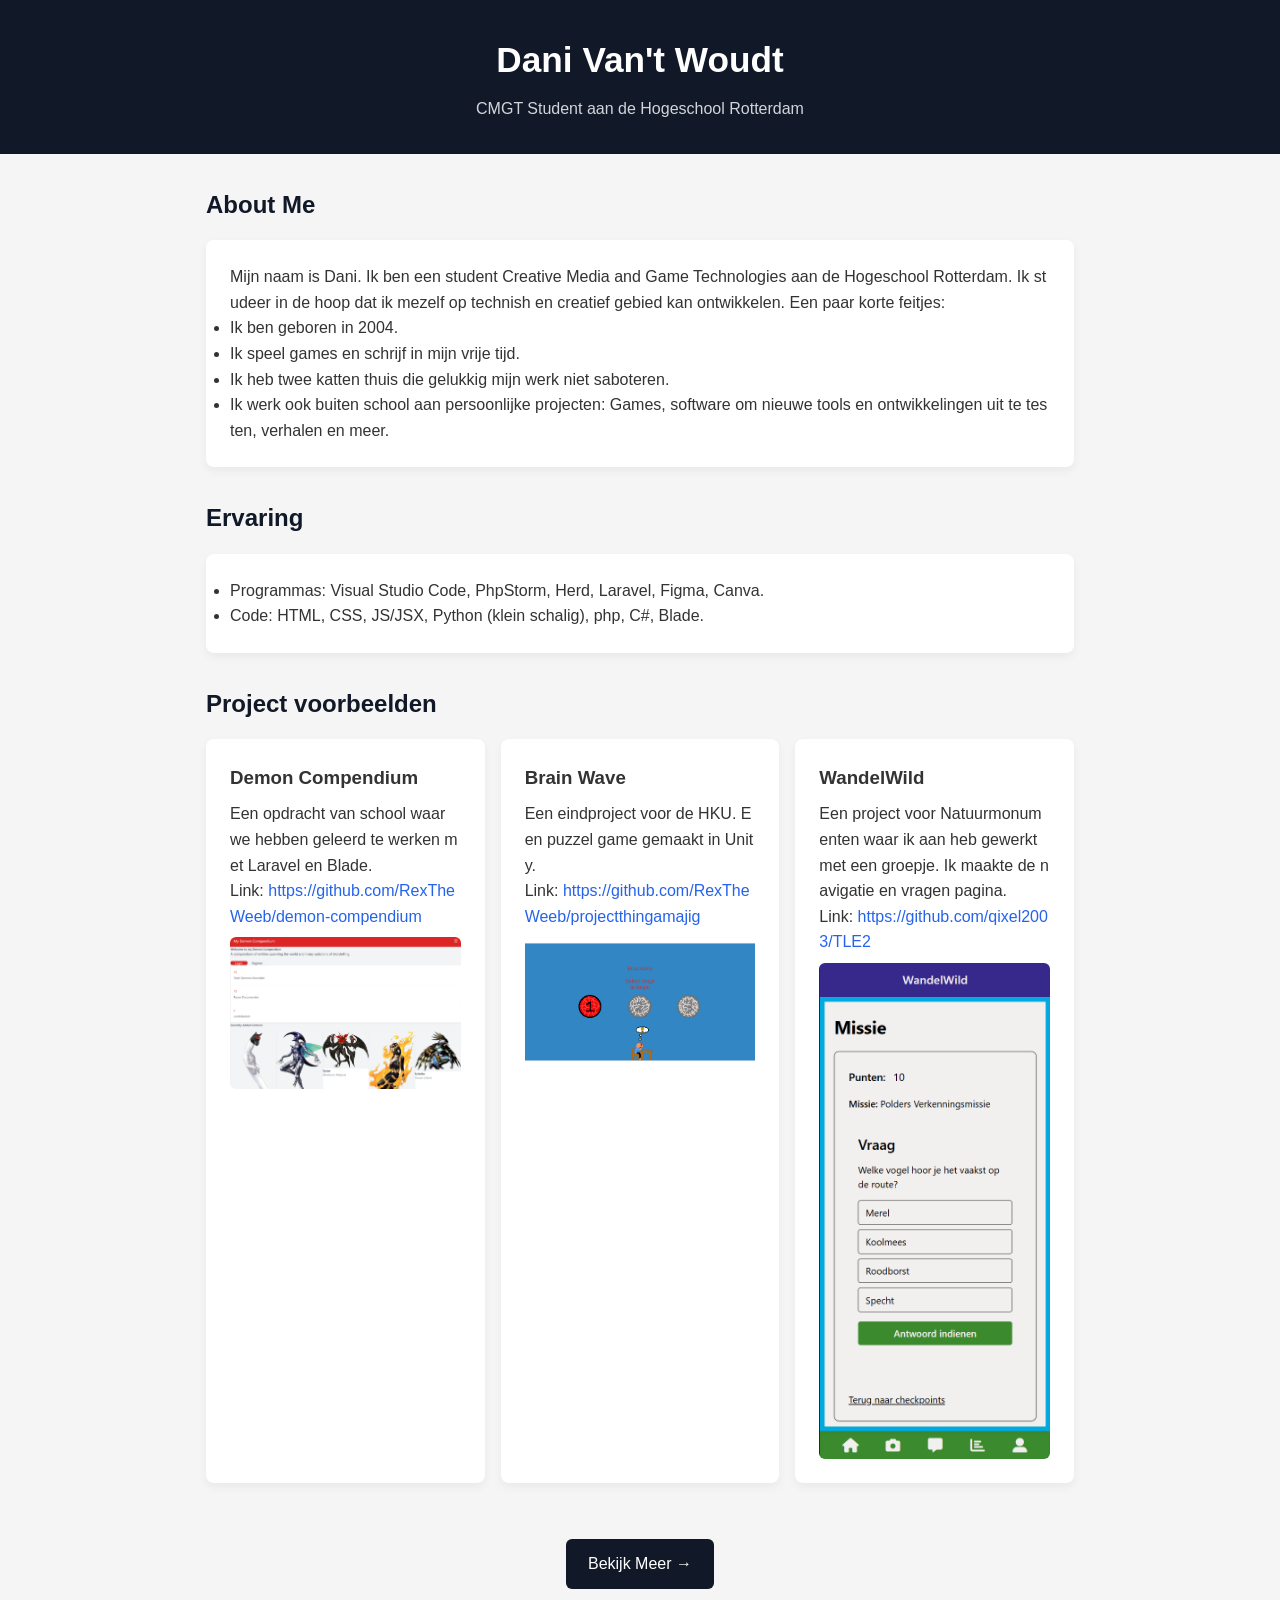
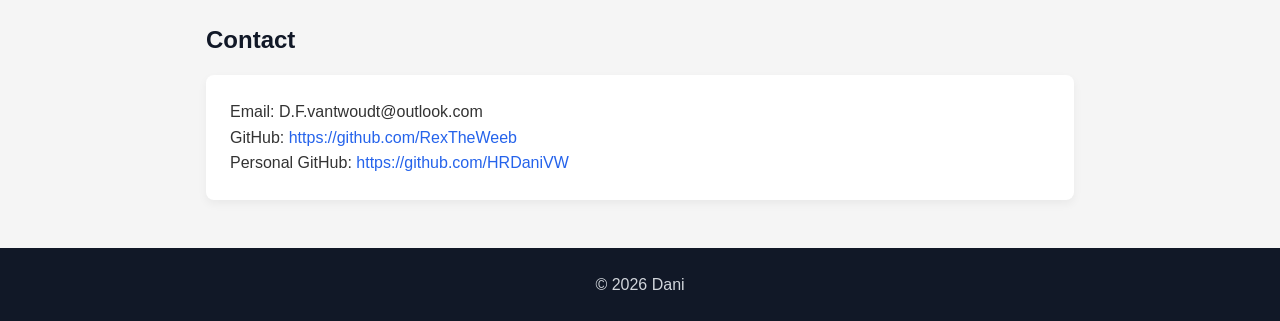
<file: index.html>
<!DOCTYPE html>
<html lang="en">

<head>
    <meta charset="UTF-8" />
    <meta name="viewport" content="width=device-width, initial-scale=1.0" />
    <title>Dani Van't Woudt | Portfolio</title>
    <link href="style.css" rel="stylesheet" />
</head>

<body>
    <header>
        <h1>Dani Van't Woudt</h1>
        <p>CMGT Student aan de Hogeschool Rotterdam</p>
    </header>

    <section>
        <h2>About Me</h2>
        <div class="card">
            <p>
                Mijn naam is Dani. Ik ben een student Creative Media and Game Technologies aan de Hogeschool Rotterdam.
                Ik studeer in de hoop dat ik mezelf op technish en creatief gebied kan ontwikkelen.
                Een paar korte feitjes:
            <ul>
                <li>Ik ben geboren in 2004.</li>
                <li>Ik speel games en schrijf in mijn vrije tijd.</li>
                <li>Ik heb twee katten thuis die gelukkig mijn werk niet saboteren.</li>
                <li>Ik werk ook buiten school aan persoonlijke projecten: Games, software om nieuwe tools en
                    ontwikkelingen uit te testen, verhalen en meer.</li>
            </ul>
            </p>
        </div>
    </section>

    <section>
        <h2>Ervaring</h2>
        <div class="card">
            <ul>
                <li>Programmas: Visual Studio Code, PhpStorm, Herd, Laravel, Figma, Canva.</li>
                <li>Code: HTML, CSS, JS/JSX, Python (klein schalig), php, C#, Blade.</li>
            </ul>
        </div>
    </section>

    <section>
        <h2>Project voorbeelden</h2>
        <div class="projects">
            <div class="card project">
                <h3>Demon Compendium</h3>
                <p>Een opdracht van school waar we hebben geleerd te werken met Laravel en Blade.</p>
                <p>Link: <a
                        href="https://github.com/RexTheWeeb/demon-compendium">https://github.com/RexTheWeeb/demon-compendium</a>
                </p>
                <img src="images/Demon%20Compendium.png" alt="Demon Compendium Screenshot" />
            </div>
            <div class="card project">
                <h3>Brain Wave</h3>
                <p>Een eindproject voor de HKU. Een puzzel game gemaakt in Unity.</p>
                <p>Link: <a
                        href="https://github.com/RexTheWeeb/projectthingamajig">https://github.com/RexTheWeeb/projectthingamajig</a>
                </p>
                <img src="images/Brainwave.png" alt="Puzzle Game Screenshot" />
            </div>
            <div class="card project">
                <h3>WandelWild</h3>
                <p>Een project voor Natuurmonumenten waar ik aan heb gewerkt met een groepje. Ik maakte de navigatie en
                    vragen pagina.</p>
                <p>Link: <a href="https://github.com/qixel2003/TLE2">https://github.com/qixel2003/TLE2</a></p>
                <img src="images/Wandelwild.png" alt="WandelWild Screenshot" />
            </div>
        </div>
    </section>

    <div style="text-align:center; margin-top:20px;">
        <a href="projects.html" class="button">Bekijk Meer →</a>
    </div>

    <section>
        <h2>Contact</h2>
        <div class="card">
            <p>Email: D.F.vantwoudt@outlook.com</p>
            <p>GitHub: <a href="#">https://github.com/RexTheWeeb</a></p>
            <p>Personal GitHub: <a href="#">https://github.com/HRDaniVW</a></p>
        </div>
    </section>

    <footer>
        <p>© 2026 Dani</p>
    </footer>
</body>

</html>
</file>
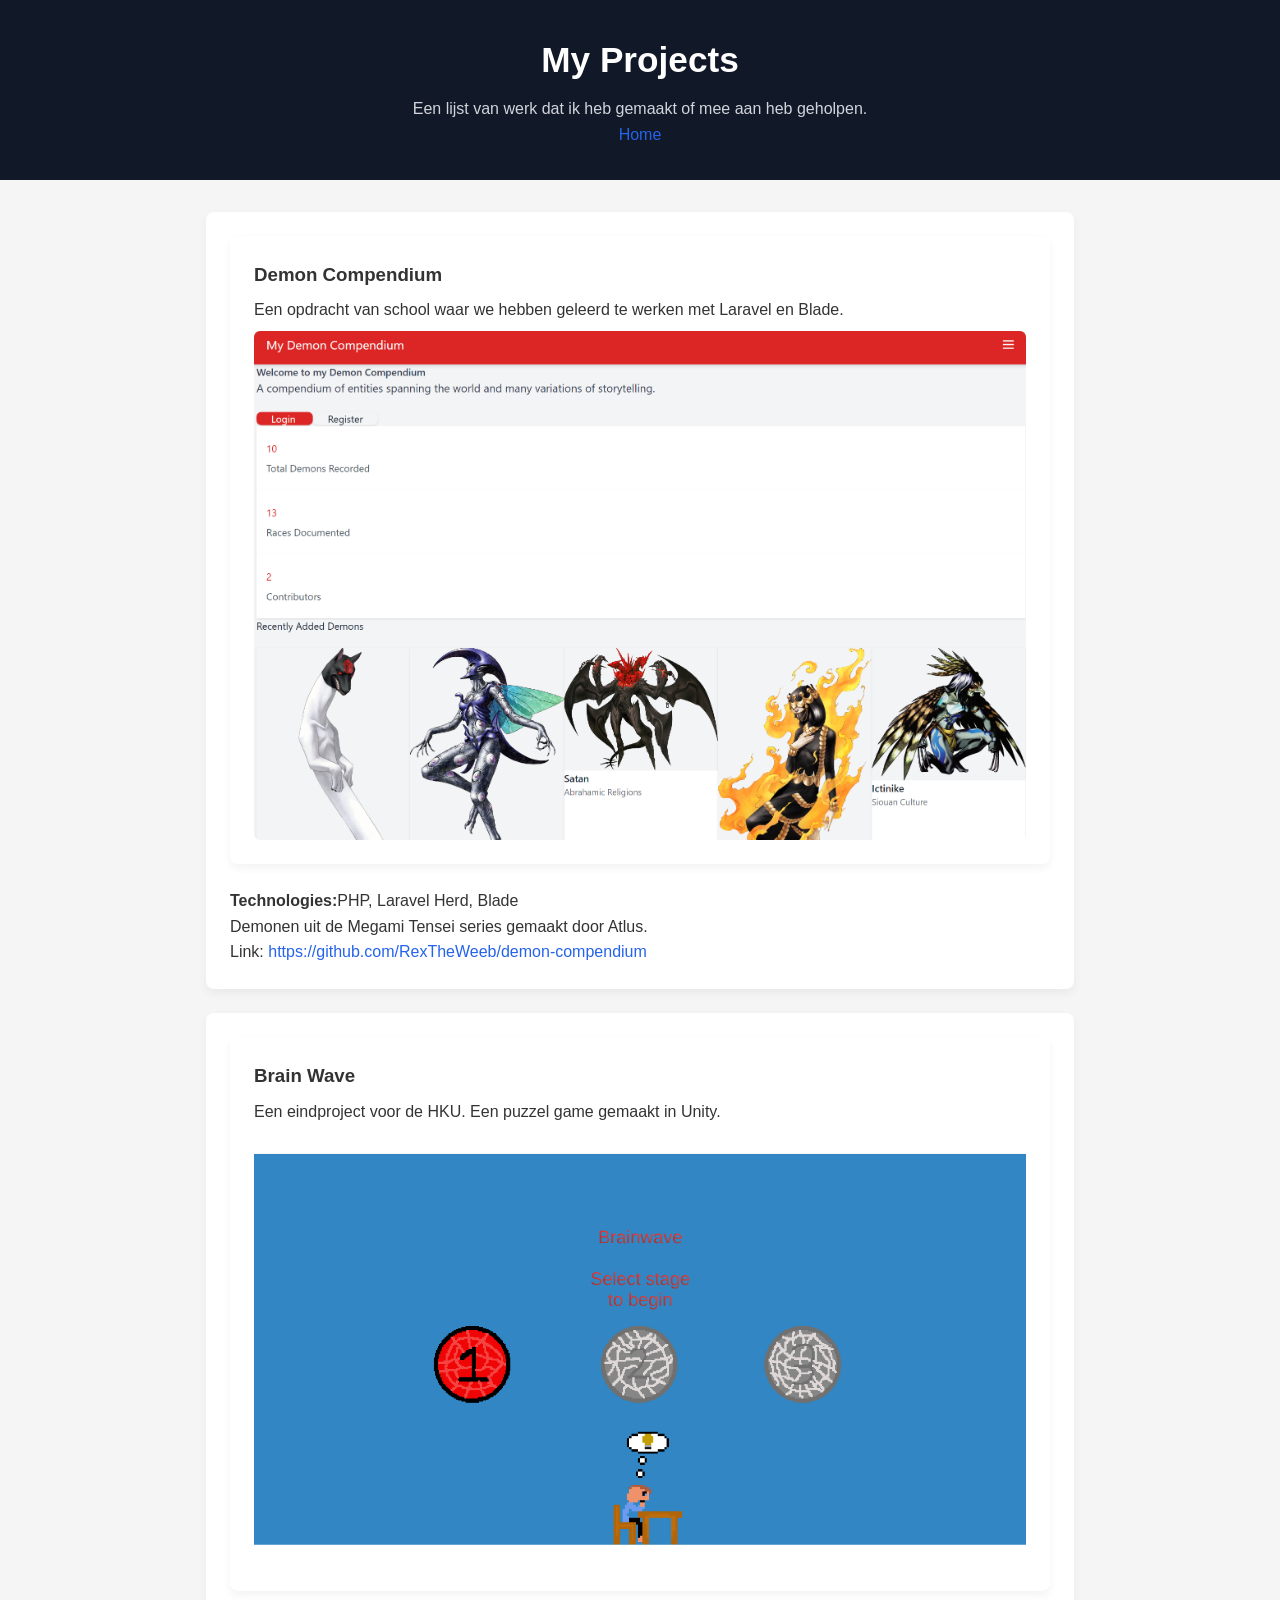
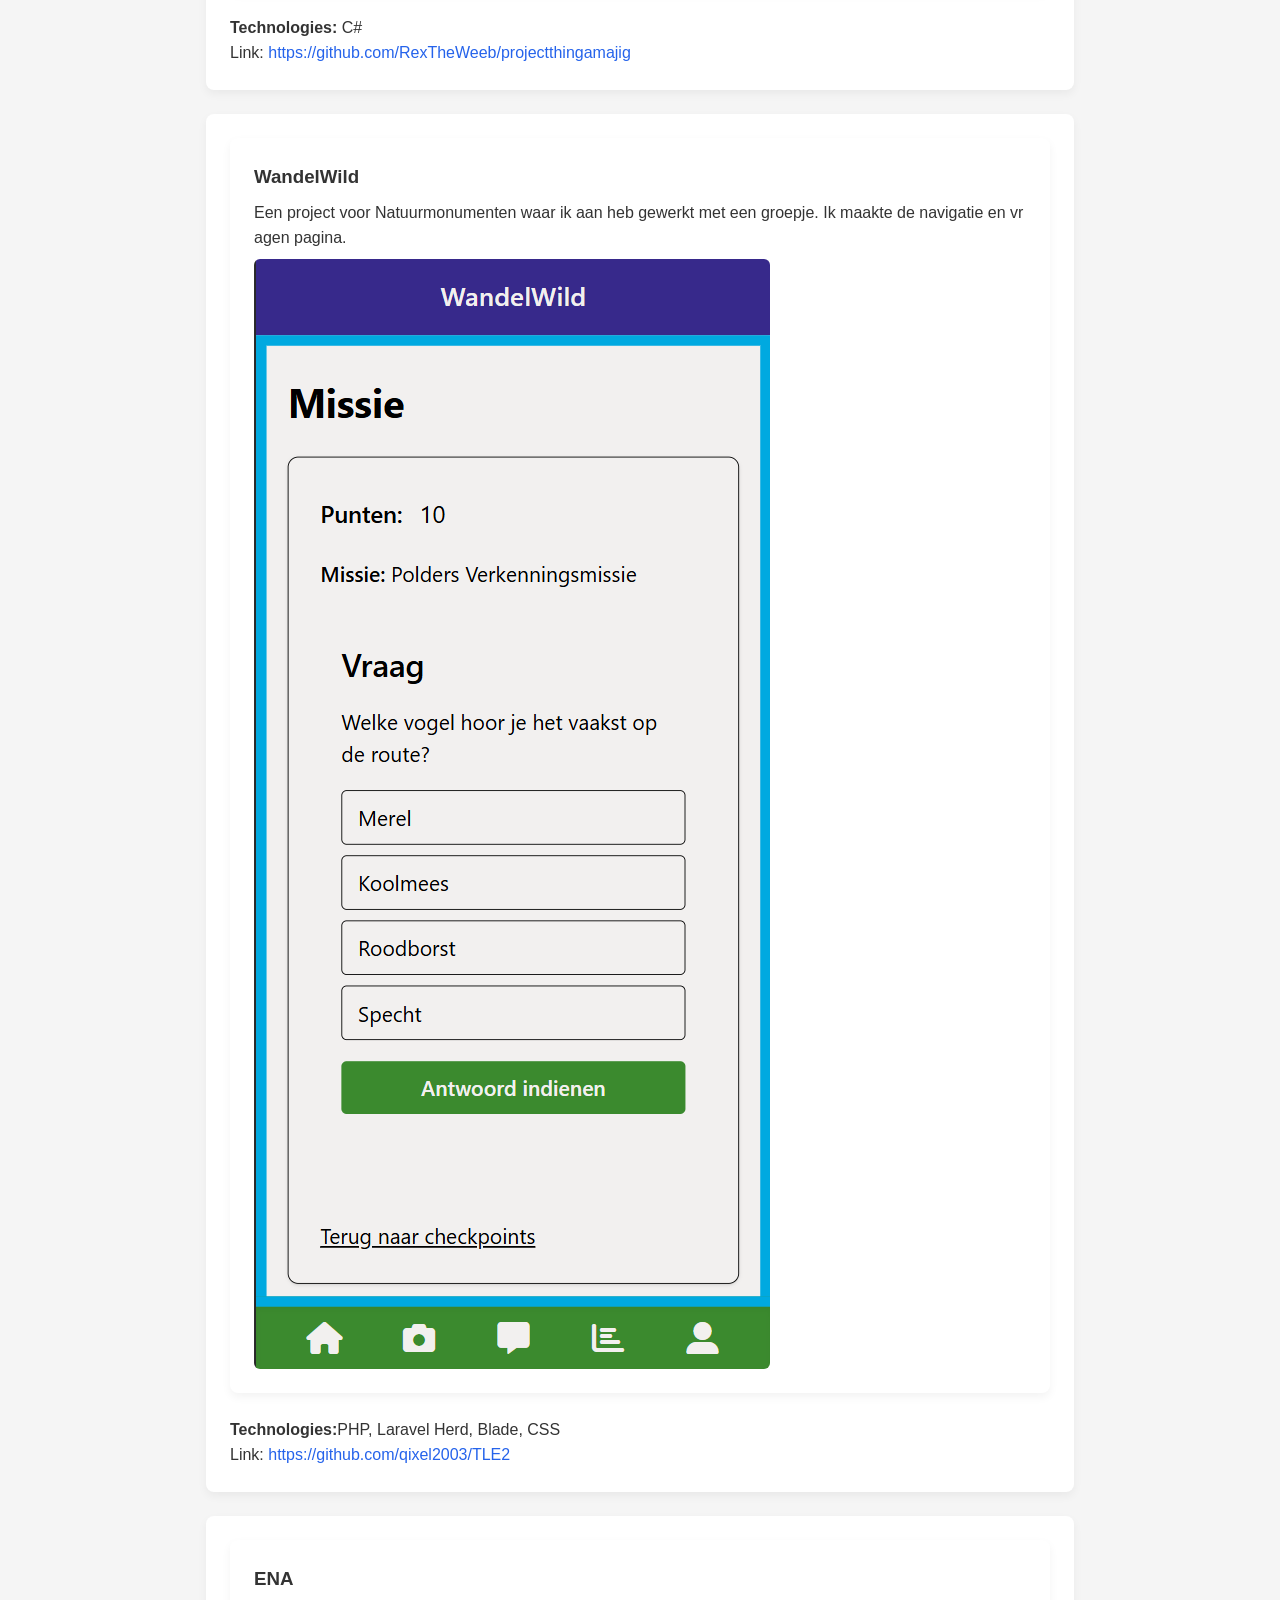
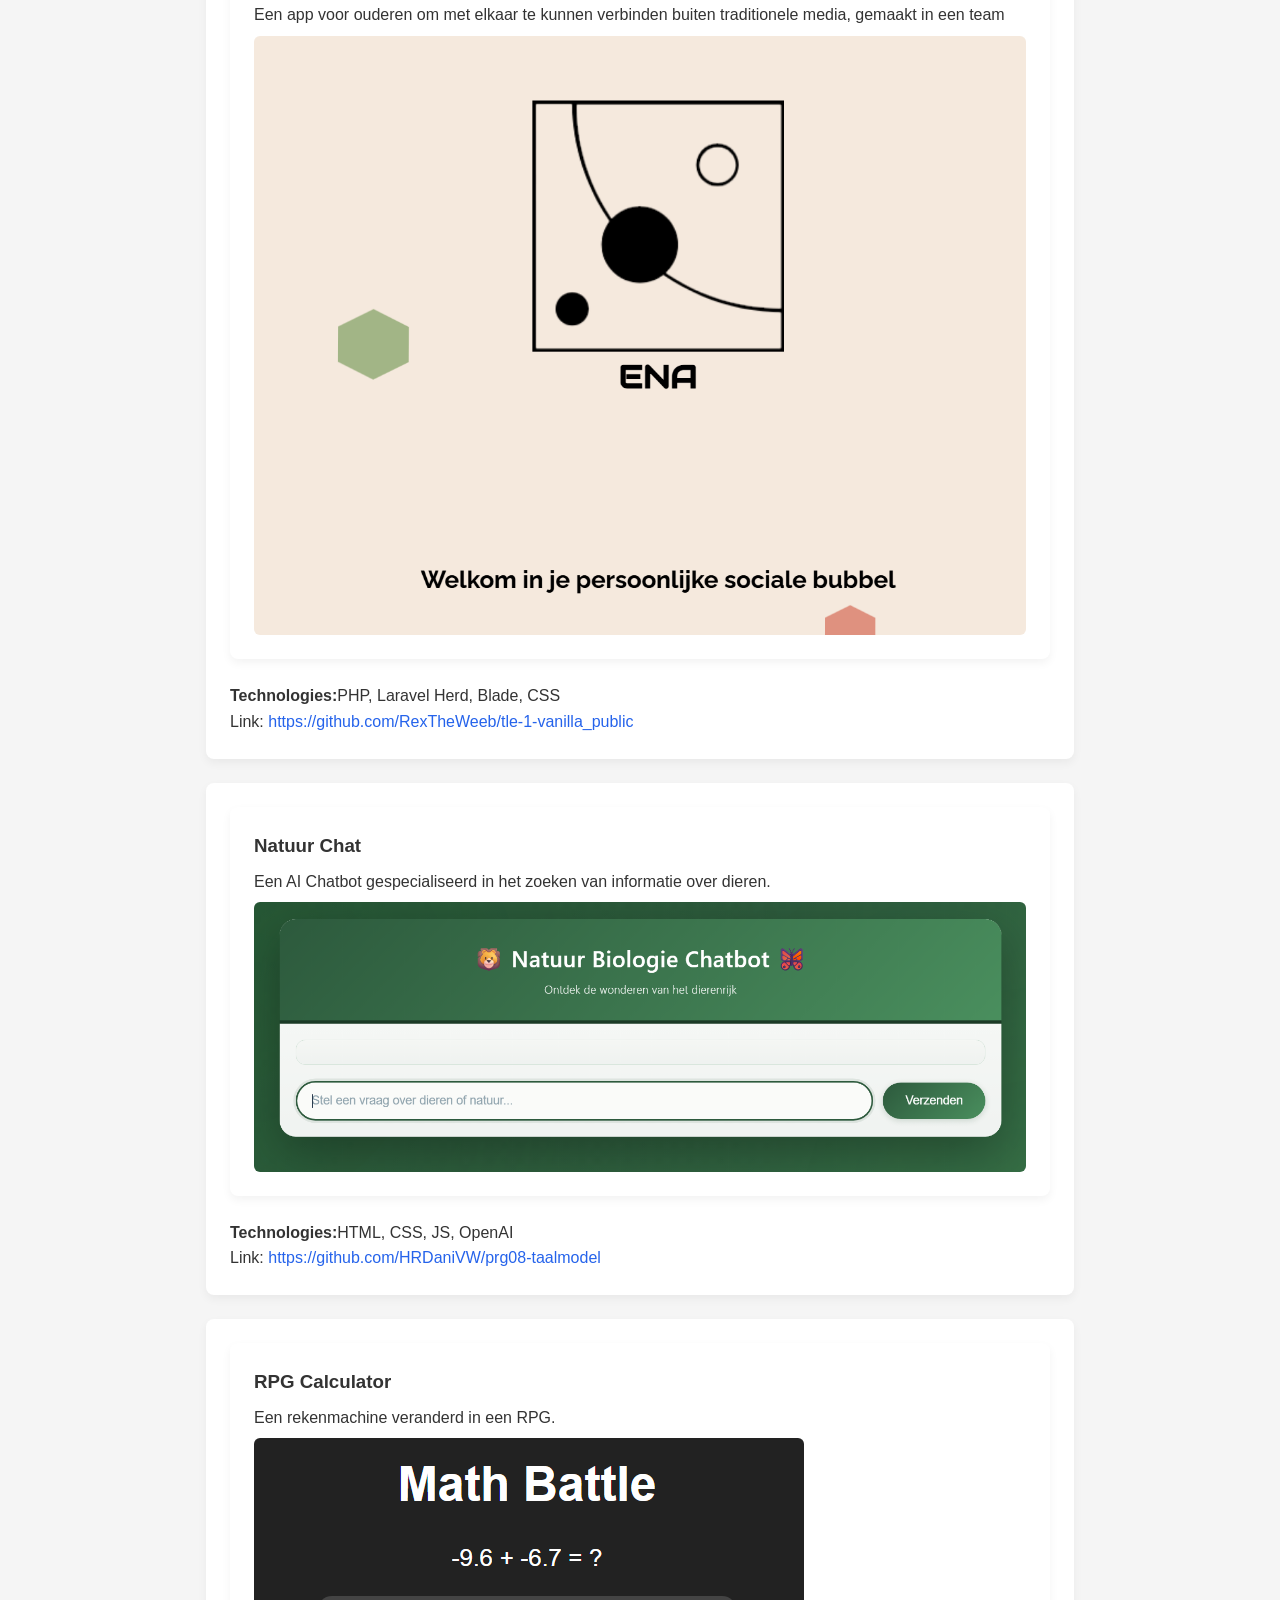
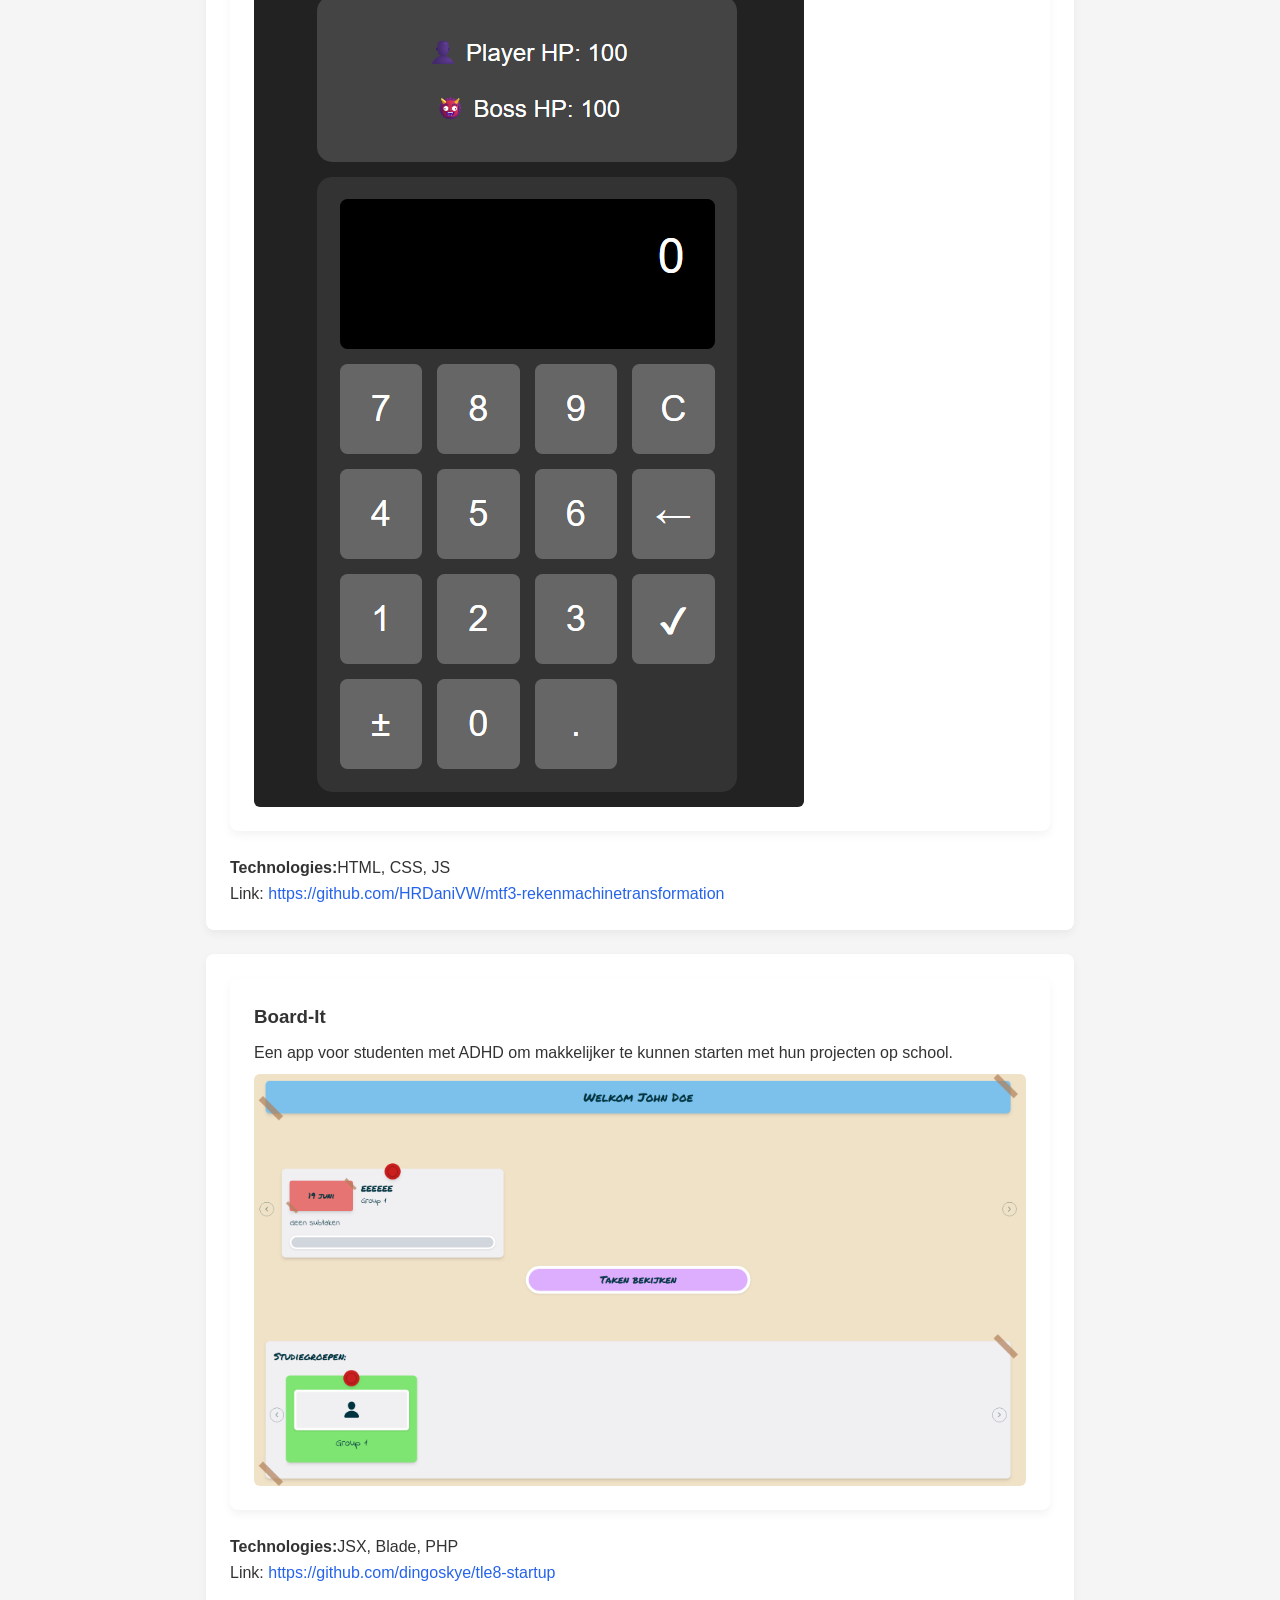
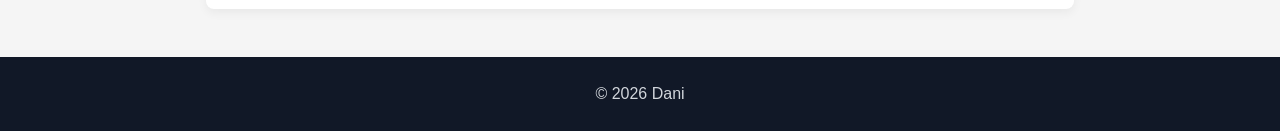
<file: projects.html>
<!DOCTYPE html>
<html lang="en">

<head>
    <meta charset="UTF-8">
    <meta name="viewport" content="width=device-width, initial-scale=1.0">
    <title>Mijn Projecten</title>

    <link rel="stylesheet" href="style.css">
</head>

<body>

    <header>
        <h1>My Projects</h1>
        <p>Een lijst van werk dat ik heb gemaakt of mee aan heb geholpen.</p>

        <nav>
            <a href="index.html">Home</a>
        </nav>
    </header>

    <section>

        <div class="card">
            <div class="card project">
                <h3>Demon Compendium</h3>
                <p>Een opdracht van school waar we hebben geleerd te werken met Laravel en Blade.</p>
                <img src="images/Demon%20Compendium.png" alt="Demon Compendium Screenshot" />
            </div>

            <p><strong>Technologies:</strong>PHP, Laravel Herd, Blade</p>
            <p>Demonen uit de Megami Tensei series gemaakt door Atlus.</p>

            <p>
            <p>Link: <a
                    href="https://github.com/RexTheWeeb/demon-compendium">https://github.com/RexTheWeeb/demon-compendium</a>
            </p>
            </p>
        </div>

        <div class="card">
            <div class="card project">
                <h3>Brain Wave</h3>
                <p>Een eindproject voor de HKU. Een puzzel game gemaakt in Unity.</p>
                <img src="images/Brainwave.png" alt="Puzzle Game Screenshot" />
            </div>
            <p><strong>Technologies:</strong> C#</p>

            <p>
            <p>Link: <a
                    href="https://github.com/RexTheWeeb/projectthingamajig">https://github.com/RexTheWeeb/projectthingamajig</a>
            </p>
            </p>
        </div>

        <div class="card">
            <div class="card project">
                <h3>WandelWild</h3>
                <p>Een project voor Natuurmonumenten waar ik aan heb gewerkt met een groepje. Ik maakte de navigatie en
                    vragen pagina.</p>
                <img src="images/Wandelwild.png" alt="WandelWild Screenshot" />
            </div>

            <p><strong>Technologies:</strong>PHP, Laravel Herd, Blade, CSS</p>

            <p>
            <p>Link: <a href="https://github.com/qixel2003/TLE2">https://github.com/qixel2003/TLE2</a></p>
            </p>
        </div>

        <div class="card">
            <div class="card project">
                <h3>ENA</h3>
                <p>Een app voor ouderen om met elkaar te kunnen verbinden buiten traditionele media, gemaakt in een team
                </p>
                <img src="images/ENA.png" alt="ENA Screenshot" />
            </div>

            <p><strong>Technologies:</strong>PHP, Laravel Herd, Blade, CSS</p>

            <p>
            <p>Link: <a
                    href="https://github.com/RexTheWeeb/tle-1-vanilla_public">https://github.com/RexTheWeeb/tle-1-vanilla_public</a>
            </p>
            </p>
        </div>

        <div class="card">
            <div class="card project">
                <h3>Natuur Chat</h3>
                <p>Een AI Chatbot gespecialiseerd in het zoeken van informatie over dieren.
                </p>
                <img src="images/NatuurChat.png" alt="Natuur Chat Screenshot" />
            </div>

            <p><strong>Technologies:</strong>HTML, CSS, JS, OpenAI</p>

            <p>
            <p>Link: <a
                    href="https://github.com/HRDaniVW/prg08-taalmodel">https://github.com/HRDaniVW/prg08-taalmodel</a>
            </p>
            </p>
        </div>

        <div class="card">
            <div class="card project">
                <h3>RPG Calculator</h3>
                <p>Een rekenmachine veranderd in een RPG.
                </p>
                <img src="images/RPGCalculator.png" alt="RPG Calculator Screenshot" />
            </div>

            <p><strong>Technologies:</strong>HTML, CSS, JS</p>

            <p>
            <p>Link: <a
                    href="https://github.com/HRDaniVW/mtf3-rekenmachinetransformation">https://github.com/HRDaniVW/mtf3-rekenmachinetransformation</a>
            </p>
            </p>
        </div>

        <div class="card">
            <div class="card project">
                <h3>Board-It</h3>
                <p>Een app voor studenten met ADHD om makkelijker te kunnen starten met hun projecten op school.
                </p>
                <img src="images/BoardIt.png" alt="Board-It Screenshot" />
            </div>

            <p><strong>Technologies:</strong>JSX, Blade, PHP</p>

            <p>
            <p>Link: <a href="https://github.com/dingoskye/tle8-startup">https://github.com/dingoskye/tle8-startup</a>
            </p>
            </p>
        </div>

    </section>

    <footer>
        <p>© 2026 Dani</p>
    </footer>

</body>

</html>
</file>
<file: style.css>
* {
    box-sizing: border-box;
    margin: 0;
    padding: 0;
    font-family: Arial, Helvetica, sans-serif;
}

body {
    line-height: 1.6;
    background: #f5f5f5;
    color: #333;
}

header {
    background: #111827;
    color: #fff;
    padding: 2rem 1rem;
    text-align: center;
}

header h1 {
    font-size: 2.2rem;
}

header p {
    margin-top: 0.5rem;
    color: #d1d5db;
}

section {
    max-width: 900px;
    margin: 2rem auto;
    padding: 0 1rem;
}

h2 {
    margin-bottom: 1rem;
    color: #111827;
}

.card {
    background: #fff;
    padding: 1.5rem;
    border-radius: 8px;
    box-shadow: 0 4px 10px rgba(0, 0, 0, 0.05);
    margin-bottom: 1.5rem;
    overflow: hidden;
}

.card img {
    max-width: 100%;
    height: auto;
    display: block;
    margin-top: 0.5rem;
    border-radius: 6px;
}

.card a,
.card p,
.card li {
    overflow-wrap: break-word;
    word-break: break-all;
    /* fallback to ensure very long URLs break */
}

.projects {
    display: grid;
    grid-template-columns: repeat(auto-fit, minmax(250px, 1fr));
    gap: 1rem;
}

.project h3 {
    margin-bottom: 0.5rem;
}

footer {
    text-align: center;
    padding: 1.5rem 1rem;
    background: #111827;
    color: #d1d5db;
    margin-top: 3rem;
}

a {
    color: #2563eb;
    text-decoration: none;
}

a:hover {
    text-decoration: underline;
}

.button {
    display: inline-block;
    background: #111827;
    color: white;
    padding: 12px 22px;
    border-radius: 6px;
    text-decoration: none;
    transition: 0.3s;
}

.button:hover {
    background: #2563eb;
}
</file>
